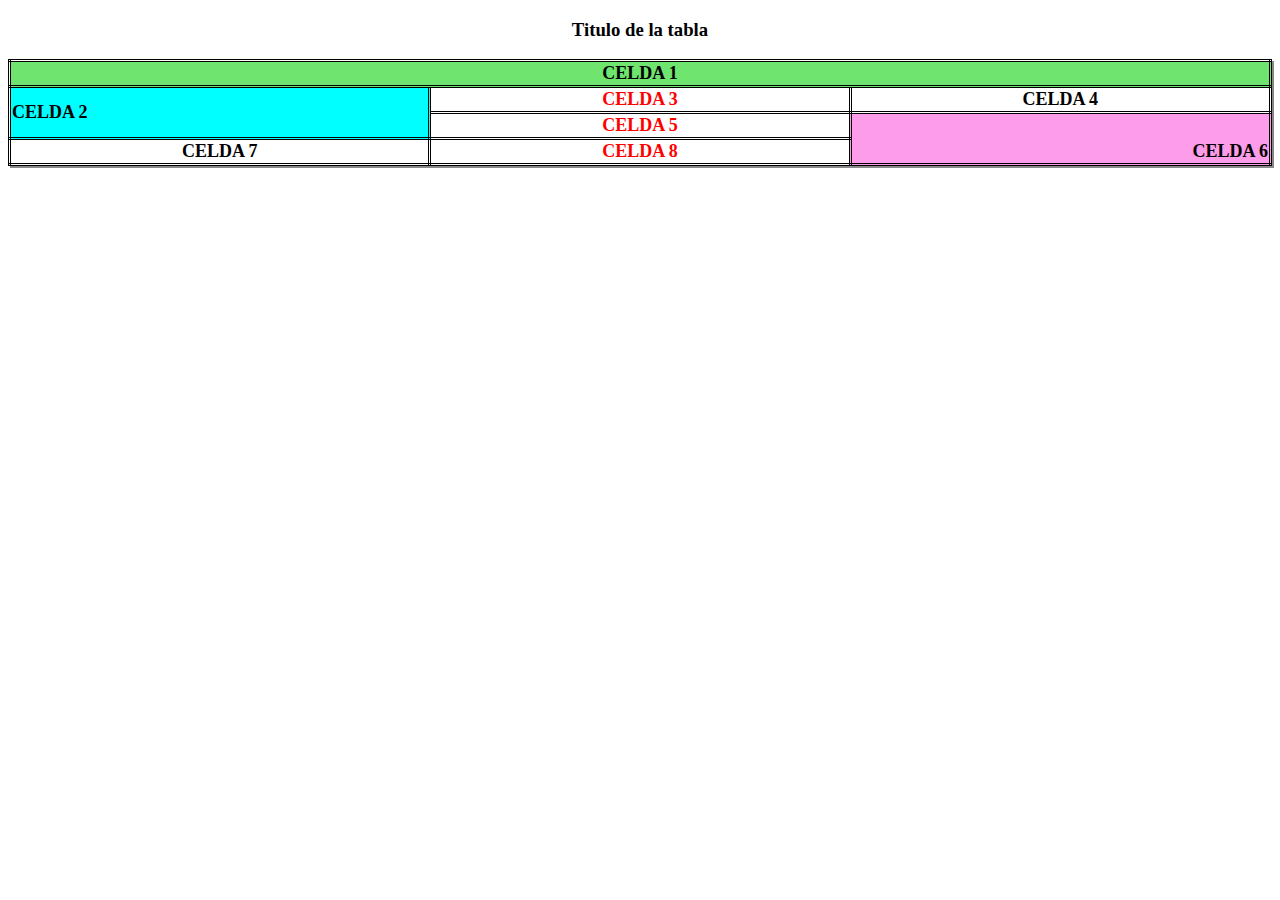
<file: Ej13/index.html>
<!DOCTYPE html>
<html lang="es">
    <head>
        <meta charset="UTF-8">
        <meta name="viewport" content="width=device-width, initial-scale=1.0">
        <title>Ejercicio 13</title>
        <link rel="stylesheet" href="styles.css">
    </head>
    <body>
        <h3 id="title">Titulo de la tabla</h3>
        <table>
            <tr>
                <th colspan=3 id="th0">CELDA 1</th>
            </tr>
            <tr>
                <th ROWSPAN=2 id="th1">CELDA 2</th>
                <th><div class="clase1">CELDA 3</div></th>
                <th>CELDA 4</th>
            </tr>
            <tr>
                <th><div class="clase1">CELDA 5</div></th>
                <th ROWSPAN=2 id="th2">CELDA 6</th>
            </tr>
            <tr>
                <th>CELDA 7</th>
                <th><div class="clase1">CELDA 8</div></th>
            </tr>
        </table>
    </body>
</html>
</file>
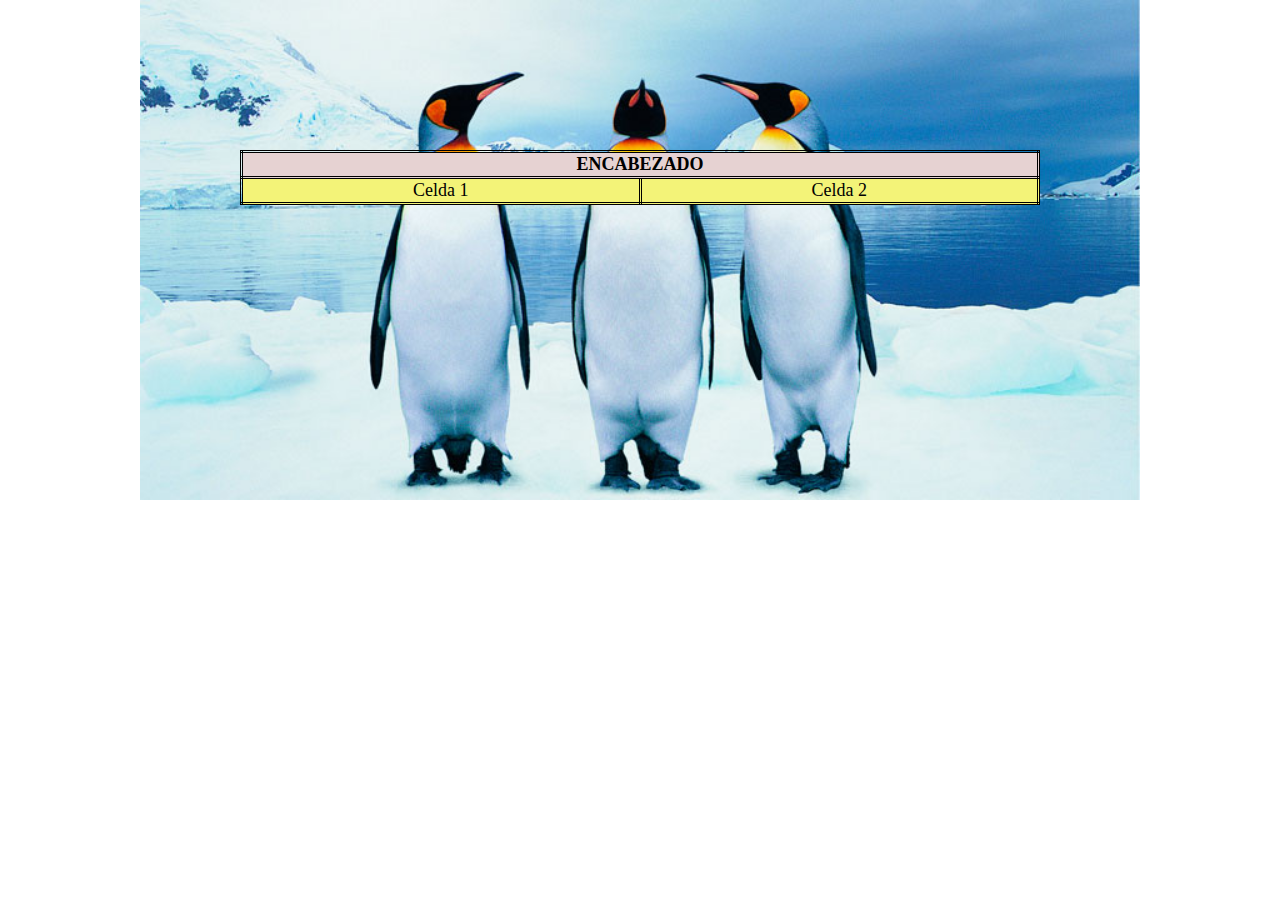
<file: Ej14/index.html>
<!DOCTYPE html>
<html lang="en">
<head>
    <meta charset="UTF-8">
    <meta http-equiv="X-UA-Compatible" content="IE=edge">
    <meta name="viewport" content="width=device-width, initial-scale=1.0">
    <title>Ejercici14</title>
    <link rel="stylesheet" href="styles.css">
</head>
<body>
    <table>
        <tr>
            <th colspan=3>ENCABEZADO</th>
        </tr>
        <tr>
            <td>Celda 1</td>
            <td>Celda 2</td>
        </tr>
    </table>
</body>
</html>
</file>
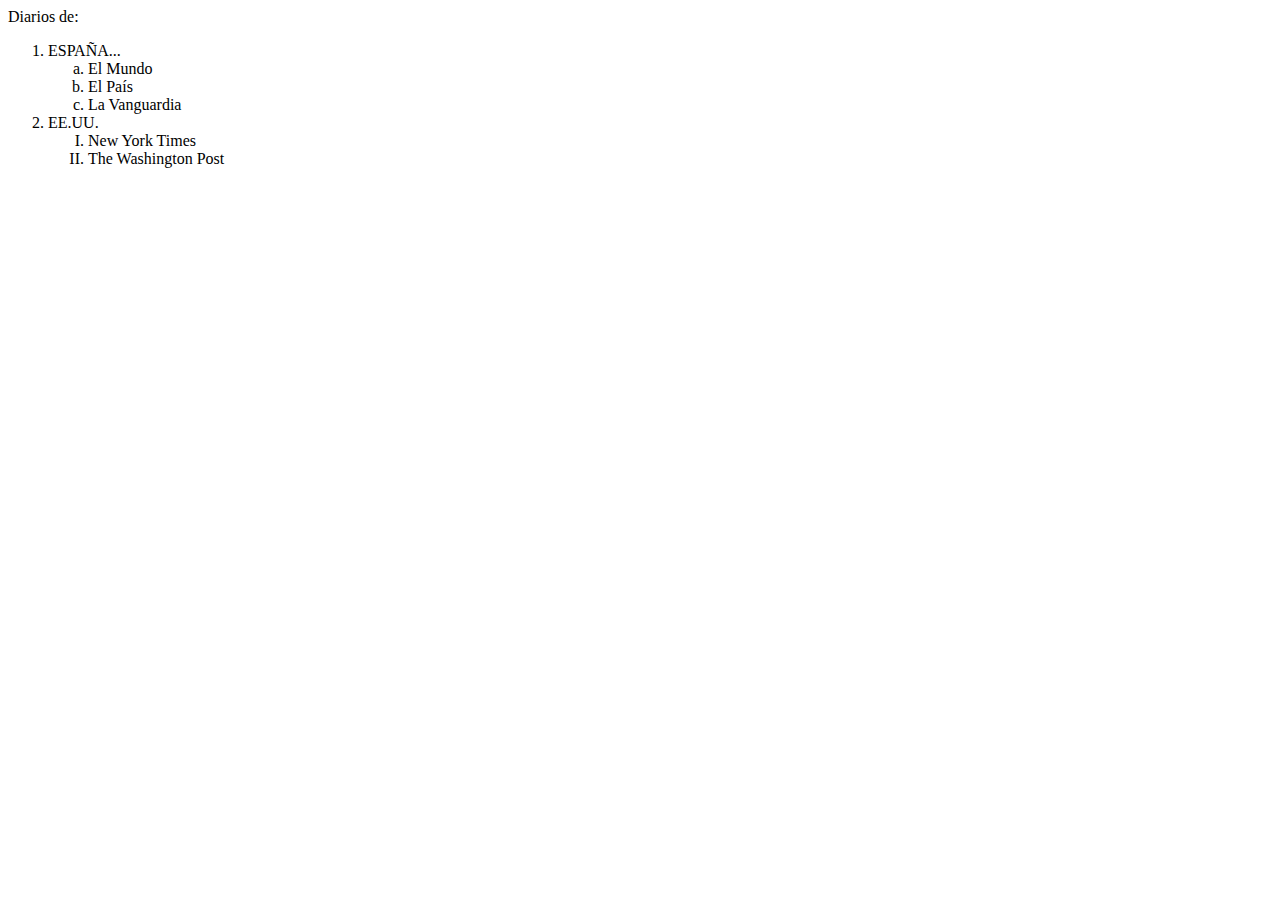
<file: Ej15/index.html>
<!DOCTYPE html>
<html lang="en">
<head>
    <meta charset="UTF-8">
    <meta http-equiv="X-UA-Compatible" content="IE=edge">
    <meta name="viewport" content="width=device-width, initial-scale=1.0">
    <link href="styles.css" rel="stylesheet" type="text/css"/>
    <title>Actividad 15</title>
</head>
<body>
    Diarios de:
    <ul>
        <div>
        <li>
            ESPAÑA...
                <ul class="españa">
                    <li>El Mundo</li>
                    <li>El País</li>
                    <li>La Vanguardia</li>
                </ul>
        </li>
        <li>
            EE.UU. 
            <ul class="eeuu">
                <li>New York Times</li>
                <li>The Washington Post</li>
            </ul>
        </li>
    </ul>
</body>
</html>
</file>
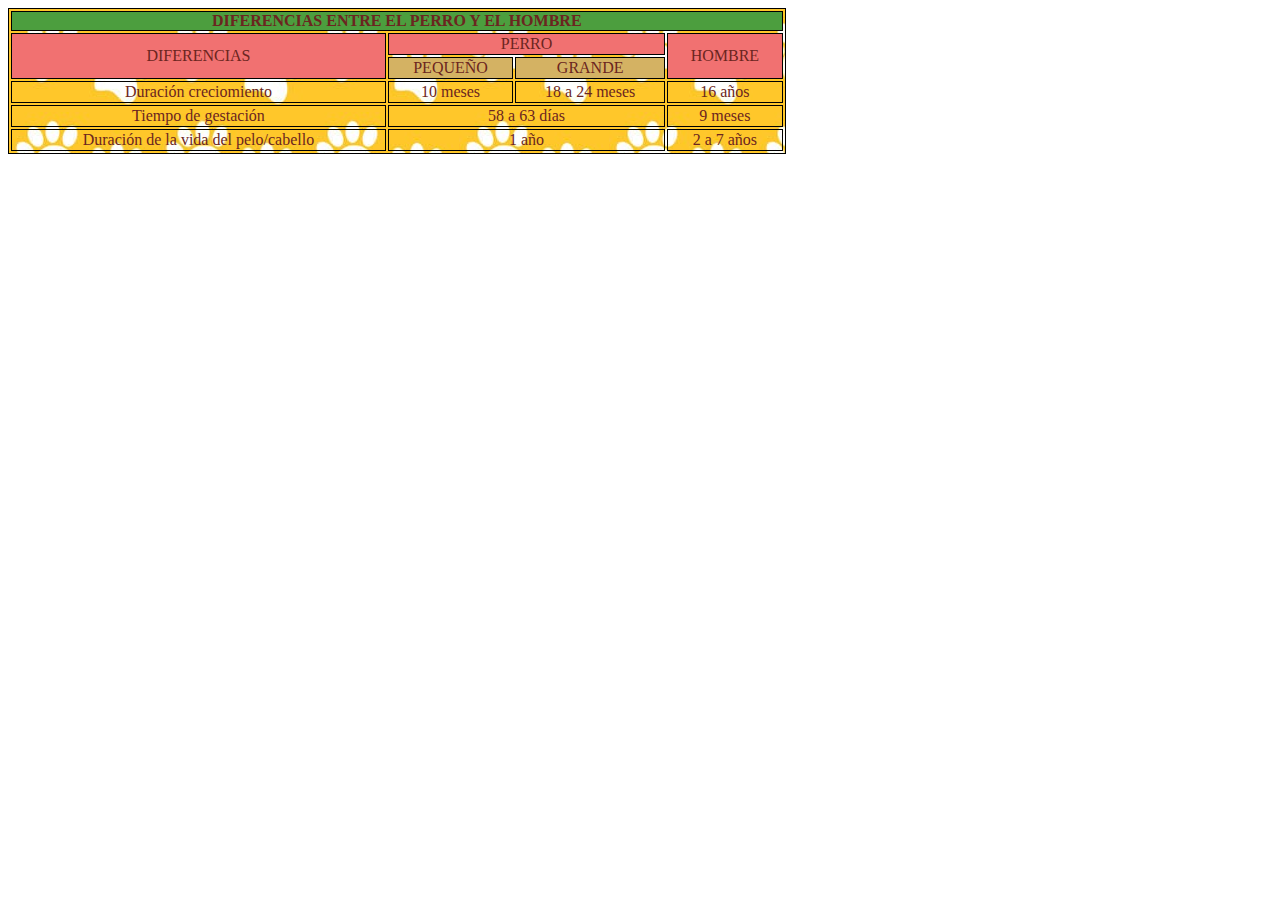
<file: Ej16/index.html>
<!DOCTYPE html>
<html lang="en">
<head>
    <meta charset="UTF-8">
    <meta http-equiv="X-UA-Compatible" content="IE=edge">
    <meta name="viewport" content="width=device-width, initial-scale=1.0">
    <link href="estilo.css" rel="stylesheet" type="text/css"/>
    <title>Ejercicio 16</title>
</head>
<body>
    <table id="pisadas">
        <tr>
            <td colspan="4" id="titulo"><b>DIFERENCIAS ENTRE EL PERRO Y EL HOMBRE</b></td>
        </tr>
        <tr id="cabeceras">
            <td rowspan="2">DIFERENCIAS</td>
            <td colspan="2">PERRO</td>
            <td rowspan="2">HOMBRE</td>
        </tr>
        <tr id="PequeñoGrande">
            <td>PEQUEÑO</td>
            <td>GRANDE</td>
        </tr>
        <tr>
            <td>Duración creciomiento</td>
            <td>10 meses</td>
            <td>18 a 24 meses</td>
            <td>16 años</td>
        </tr>
        <tr>
            <td>Tiempo de gestación</td>
            <td colspan="2">58 a 63 días</td>
            <td>9 meses</td>
        </tr>
        <tr>
            <td>Duración de la vida del pelo/cabello</td>
            <td colspan="2">1 año</td>
            <td>2 a 7 años</td>
        </tr>
    </table>
</body>
</html>
</file>
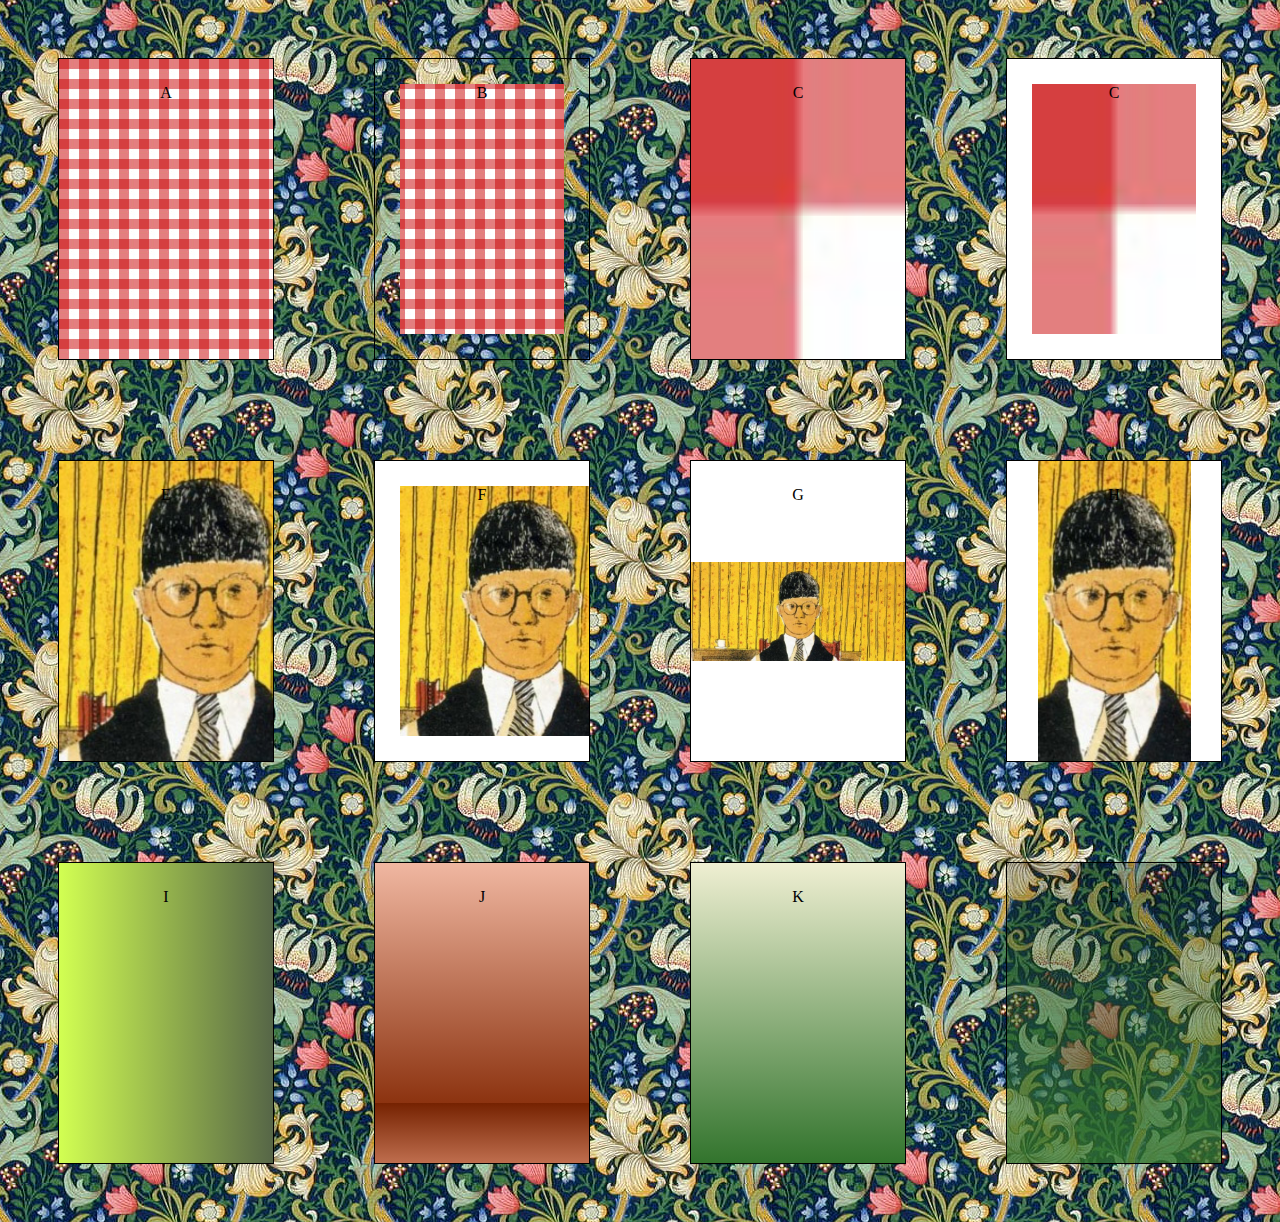
<file: Ej17/index.html>
<!DOCTYPE html>
<html lang="en">
<head>
    <meta charset="UTF-8">
    <meta http-equiv="X-UA-Compatible" content="IE=edge">
    <meta name="viewport" content="width=device-width, initial-scale=1.0">
    <title>Ejercicio 17</title>
    <link rel="stylesheet" href="estilo.css">
</head>
<body>
    <span>
        <div class="modA">A</div>
        <div class="modB">B</div>
        <div class="modC">C</div>
        <div class="modD">C</div>
    </span>
    <span>
        <div class="modE">E</div>
        <div class="modF">F</div>
        <div class="modG">G</div>
        <div class="modH">H</div>
    </span>
    <span>
        <div class="modI">I</div>
        <div class="modJ">J</div>
        <div class="modK">K</div>
        <div class="modL">L</div>
    </span>
</body>
</html>
</file>
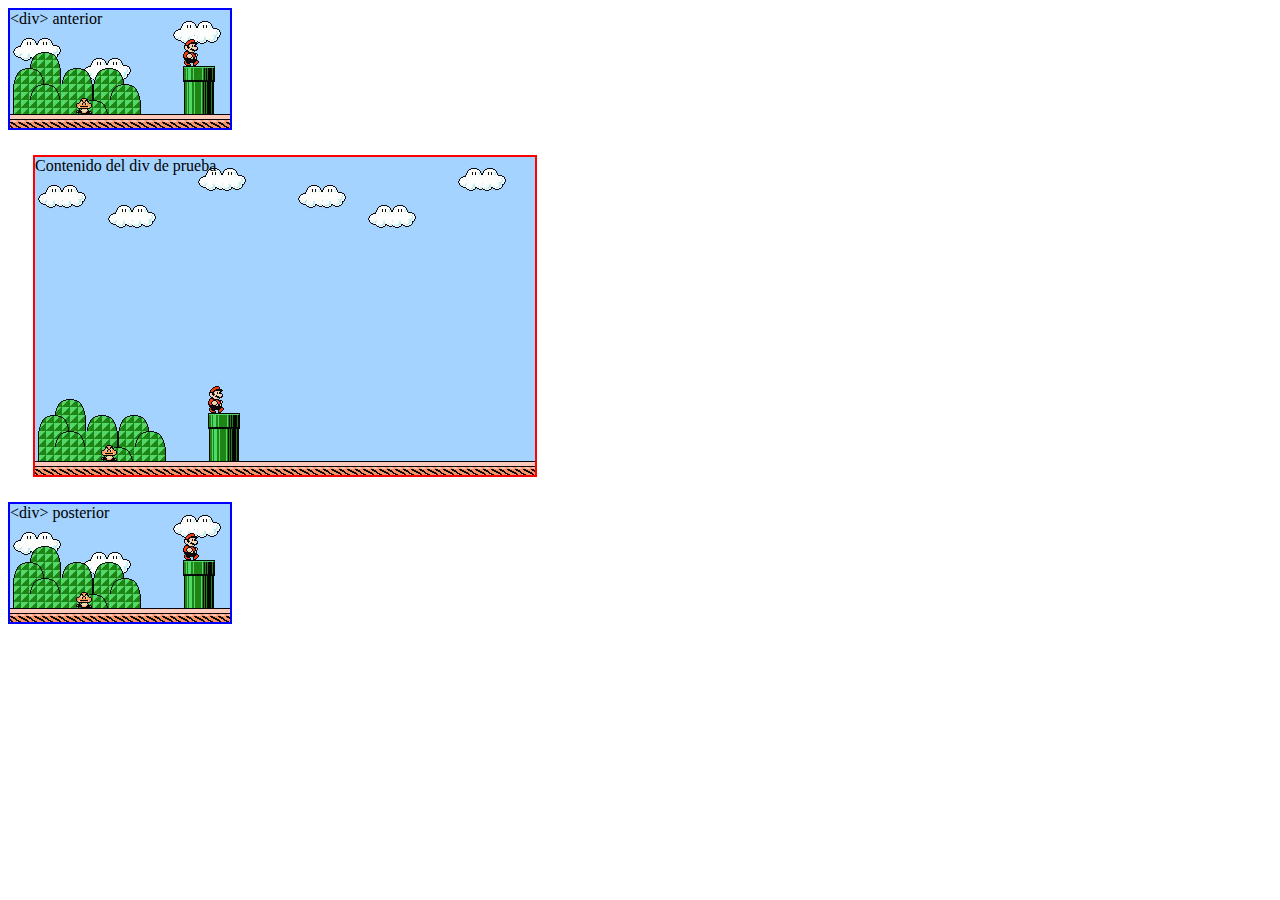
<file: Ej18/index.html>
<!DOCTYPE html>
<html lang="es">
<head>
    <meta charset="UTF-8">
    <meta name="viewport" content="width=device-width, initial-scale=1.0">
    <title>Ejercicio 18</title>
    <link rel="stylesheet" href="css/style.css">
</head>
<body>
    <div>&lt;div&gt; anterior</div>
    <div id="divEspecial">Contenido del div de prueba</div>
    <div>&lt;div&gt; posterior</div>
</body>
</html>
</file>
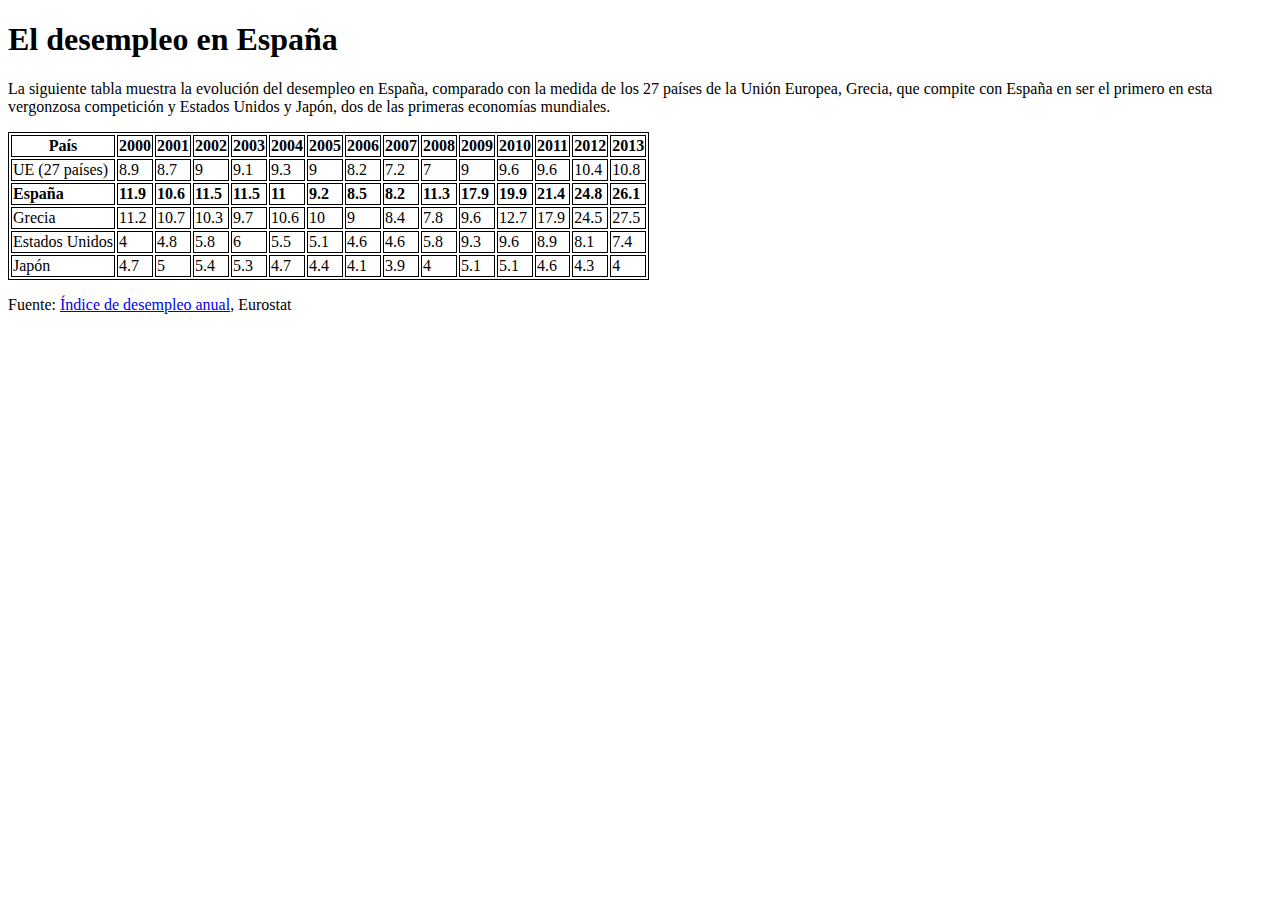
<file: Ej19/index.html>
<!DOCTYPE html>
<html lang="es">
  <head>
    <meta charset="UTF-8" />
    <meta name="viewport" content="width=device-width, initial-scale=1.0" />
    <title>Ej19</title>
    <style>
      table,
      th,
      td {
        border: solid black 1px;
      }
      #esp {
        font-weight: bold;
      }
    </style>
  </head>
  <body>
    <h1>El desempleo en España</h1>
    <p>
      La siguiente tabla muestra la evolución del desempleo en España, comparado
      con la medida de los 27 países de la Unión Europea, Grecia, que compite
      con España en ser el primero en esta vergonzosa competición y Estados
      Unidos y Japón, dos de las primeras economías mundiales.
    </p>
    <table>
      <thead>
        <tr>
          <th>País</th>
          <th>2000</th>
          <th>2001</th>
          <th>2002</th>
          <th>2003</th>
          <th>2004</th>
          <th>2005</th>
          <th>2006</th>
          <th>2007</th>
          <th>2008</th>
          <th>2009</th>
          <th>2010</th>
          <th>2011</th>
          <th>2012</th>
          <th>2013</th>
        </tr>
        <tr>
          <td>UE (27 países)</td>
          <td>8.9</td>
          <td>8.7</td>
          <td>9</td>
          <td>9.1</td>
          <td>9.3</td>
          <td>9</td>
          <td>8.2</td>
          <td>7.2</td>
          <td>7</td>
          <td>9</td>
          <td>9.6</td>
          <td>9.6</td>
          <td>10.4</td>
          <td>10.8</td>
        </tr>
        <tr id="esp">
          <td>España</td>
          <td>11.9</td>
          <td>10.6</td>
          <td>11.5</td>
          <td>11.5</td>
          <td>11</td>
          <td>9.2</td>
          <td>8.5</td>
          <td>8.2</td>
          <td>11.3</td>
          <td>17.9</td>
          <td>19.9</td>
          <td>21.4</td>
          <td>24.8</td>
          <td>26.1</td>
        </tr>
        <tr>
          <td>Grecia</td>
          <td>11.2</td>
          <td>10.7</td>
          <td>10.3</td>
          <td>9.7</td>
          <td>10.6</td>
          <td>10</td>
          <td>9</td>
          <td>8.4</td>
          <td>7.8</td>
          <td>9.6</td>
          <td>12.7</td>
          <td>17.9</td>
          <td>24.5</td>
          <td>27.5</td>
        </tr>
        <tr>
          <td>Estados Unidos</td>
          <td>4</td>
          <td>4.8</td>
          <td>5.8</td>
          <td>6</td>
          <td>5.5</td>
          <td>5.1</td>
          <td>4.6</td>
          <td>4.6</td>
          <td>5.8</td>
          <td>9.3</td>
          <td>9.6</td>
          <td>8.9</td>
          <td>8.1</td>
          <td>7.4</td>
        </tr>
        <tr>
          <td>Japón</td>
          <td>4.7</td>
          <td>5</td>
          <td>5.4</td>
          <td>5.3</td>
          <td>4.7</td>
          <td>4.4</td>
          <td>4.1</td>
          <td>3.9</td>
          <td>4</td>
          <td>5.1</td>
          <td>5.1</td>
          <td>4.6</td>
          <td>4.3</td>
          <td>4</td>
        </tr>
      </thead>
    </table>
    <p>Fuente: <a href="#">Índice de desempleo anual</a>, Eurostat</p>
  </body>
</html>
</file>
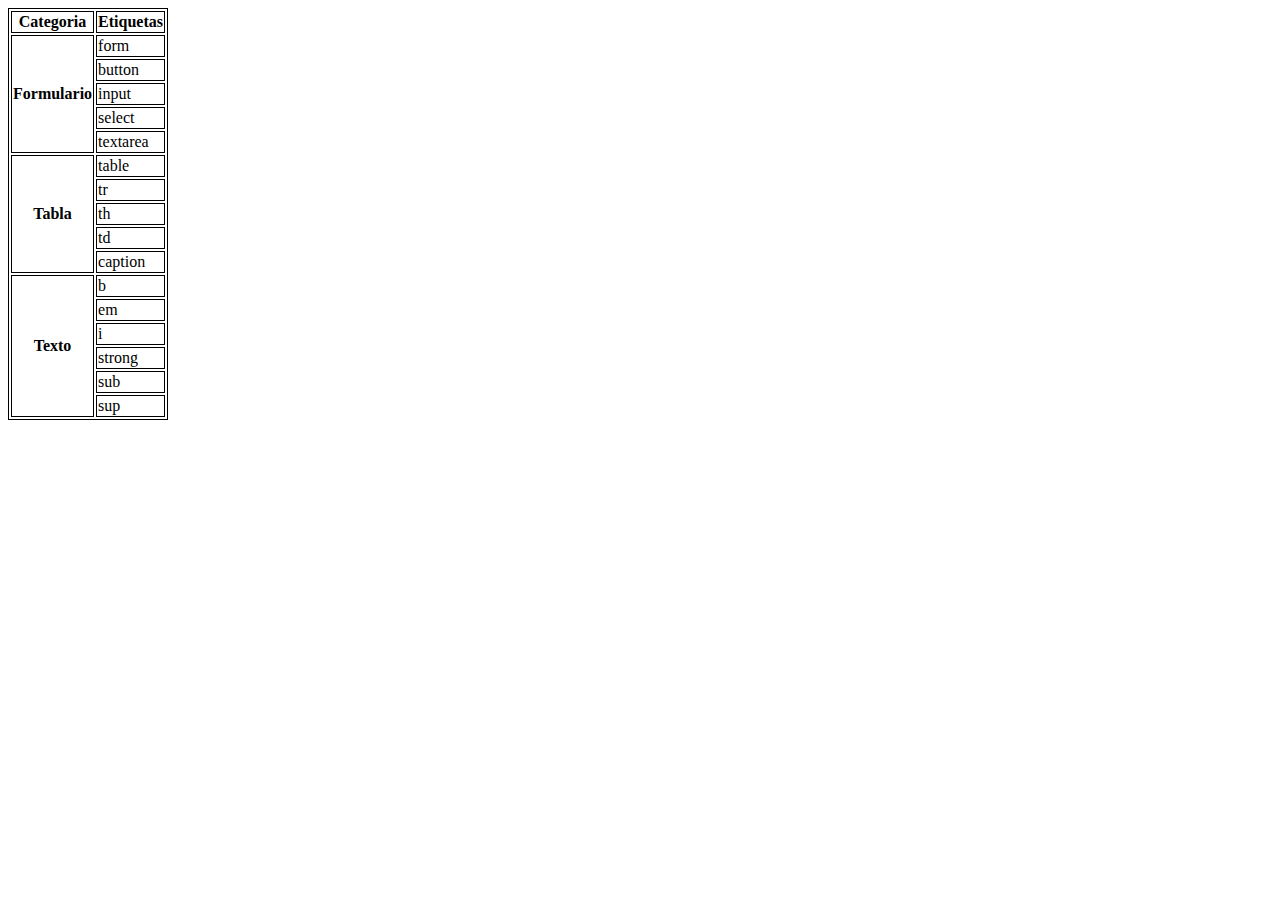
<file: Ej20/index.html>
<!DOCTYPE html>
<html lang="es">
  <head>
    <meta charset="UTF-8" />
    <meta name="viewport" content="width=device-width, initial-scale=1.0" />
    <title>Ej20</title>
    <style>
      table,
      th,
      td {
        border: solid black 1px;
      }
    </style>
  </head>
  <body>
    <table>
      <thead>
        <tr>
          <th>Categoria</th>
          <th>Etiquetas</th>
        </tr>
      </thead>
      <tbody>
        <tr>
          <th rowspan="5">Formulario</th>
          <td>form</td>
        </tr>
        <tr>
          <td>button</td>
        </tr>
        <tr>
          <td>input</td>
        </tr>
        <tr>
          <td>select</td>
        </tr>
        <tr>
          <td>textarea</td>
        </tr>
        <tr>
          <th rowspan="5">Tabla</th>
          <td>table</td>
        </tr>
        <tr>
          <td>tr</td>
        </tr>
        <tr>
          <td>th</td>
        </tr>
        <tr>
          <td>td</td>
        </tr>
        <tr>
          <td>caption</td>
        </tr>
        <tr>
          <th rowspan="6">Texto</th>
          <td>b</td>
        </tr>
        <tr>
          <td>em</td>
        </tr>
        <tr>
          <td>i</td>
        </tr>
        <tr>
          <td>strong</td>
        </tr>
        <tr>
          <td>sub</td>
        </tr>
        <tr>
          <td>sup</td>
        </tr>
      </tbody>
    </table>
  </body>
</html>
</file>
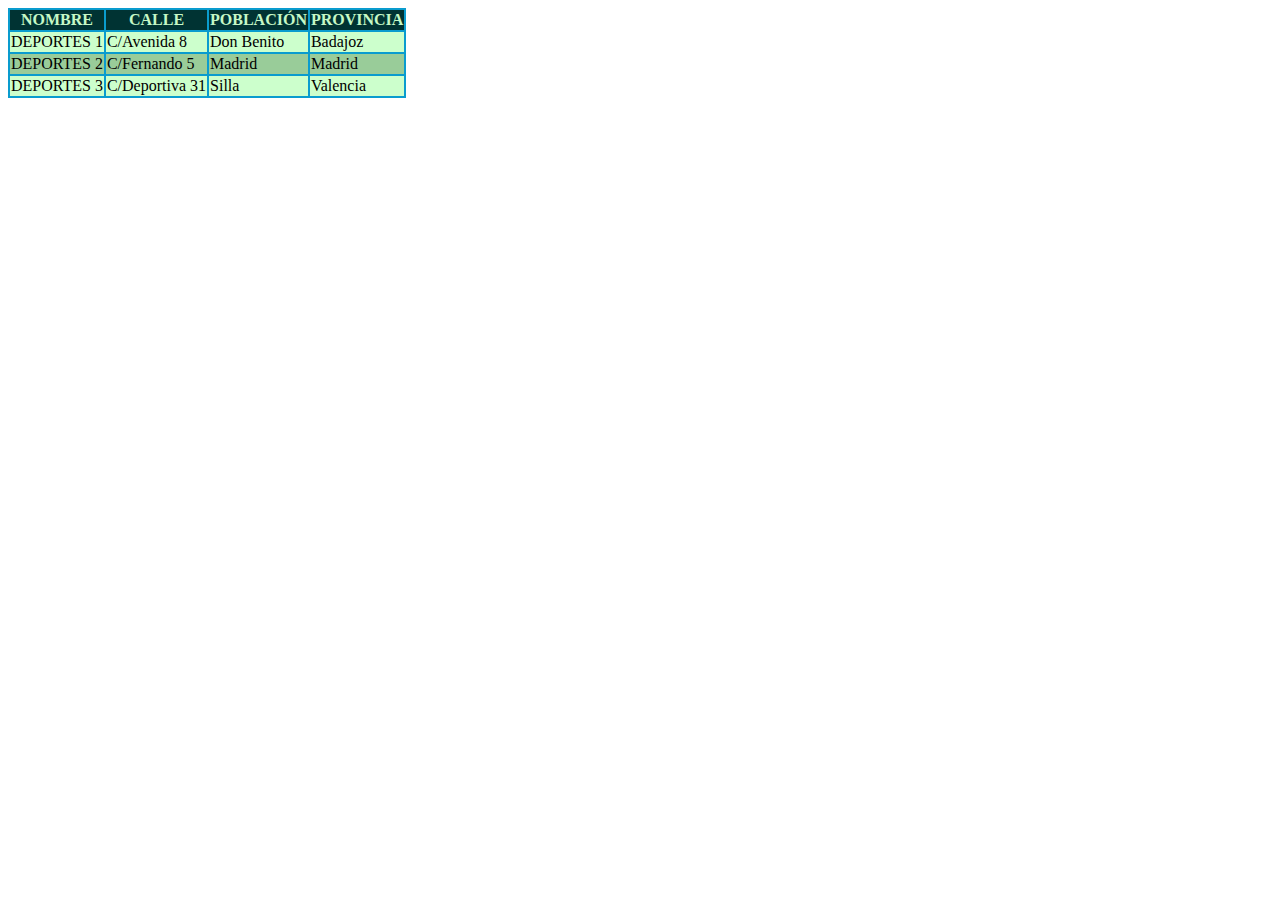
<file: Ej11/donde.html>
<!DOCTYPE html>
<html lang="en">
<head>
    <meta charset="UTF-8">
    <meta http-equiv="X-UA-Compatible" content="IE=edge">
    <meta name="viewport" content="width=device-width, initial-scale=1.0">
    <link href="styles.css" rel="stylesheet" type="text/css"/>
    <title>Ejercicio 1</title>
</head>
<body>
    <table>
        <tr>
            <th>NOMBRE</th>
            <th>CALLE</th>
            <th>POBLACIÓN</th>
            <th>PROVINCIA</th>
        </tr>
        <tr>
            <td>DEPORTES 1</td>
            <td>C/Avenida 8</td>
            <td>Don Benito</td>
            <td>Badajoz</td>
        </tr>
        <tr>
            <td class="oscuro">DEPORTES 2</td>
            <td class="oscuro">C/Fernando 5</td>
            <td class="oscuro">Madrid</td>
            <td class="oscuro">Madrid</td>
        </tr>
        <tr>
            <td>DEPORTES 3</td>
            <td>C/Deportiva 31</td>
            <td>Silla</td>
            <td>Valencia</td>
        </tr>
    </table>
</body>
</html>
</file>
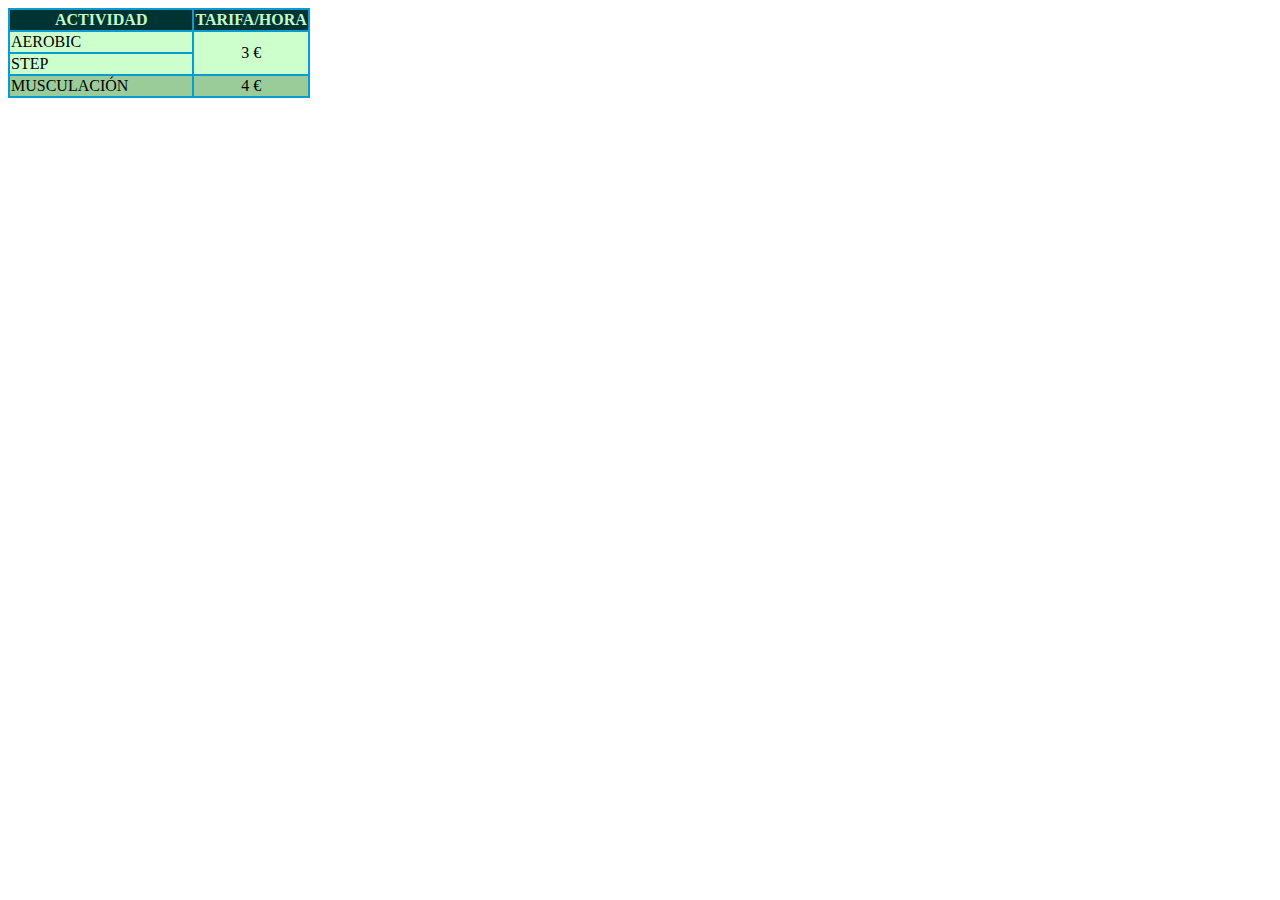
<file: Ej12/instalaciones.html>
<!DOCTYPE html>
<html lang="en">
<head>
    <meta charset="UTF-8">
    <meta http-equiv="X-UA-Compatible" content="IE=edge">
    <meta name="viewport" content="width=device-width, initial-scale=1.0">
    <link href="styles.css" rel="stylesheet" type="text/css"/>
    <title>Ejercicio 2</title>
</head>
<body>
    <table>
        <tr>
            <th id="ancho">ACTIVIDAD</th>
            <th>TARIFA/HORA</th>
        </tr>
        <tr>
            <td>AEROBIC</td>
            <td rowspan="2"  class="centrado">3 €</td>
        </tr>
        <tr>
            <td>STEP</td>
        </tr>
        <tr>
            <td class="oscuro">MUSCULACIÓN</td>
            <td class="oscuro centrado">4 €</td>
        </tr>
    </table>
</body>
</html>
</file>
<file: Ej13/styles.css>
#title {
    text-align: center;
}
table {
    width: 100%;
    border-collapse: collapse;
    border-style: double;
    box-shadow: 2px 2px #888888;
}

th {
    border-collapse: collapse;
    border-style: double;
    font-size: large;
    text-align: center;
}

#th0 {
    background-color: rgb(111, 228, 111);
}

#th1 {
    background-color: cyan;
    text-align: left;
}

#th2 {
    background-color: rgb(253, 156, 232);
    text-align: right;
    vertical-align: bottom;
}

.clase1{
    color: red;
}
</file>
<file: Ej14/styles.css>
body {
    background-image: url("pinguino-rey.jpg");
    background-repeat: no-repeat;
    margin: 0 auto;
    width: 800px;
    height: 500px;
    background-size: contain;
    background-position: center;
    position: relative;
    top: 150px;
}

table {
    
    position: static;
    width: 100%;
    border-collapse: collapse;
}

tr, td, th {
    border-collapse: collapse;
    border-style: double;
    font-size: large;
    text-align: center;
}

th {
    background-color: rgb(230, 210, 210);
}

td {
    background-color: rgb(243, 243, 120);
}
</file>
<file: Ej15/styles.css>
ul {
    list-style-type: decimal;
}

.españa {
    list-style-type: lower-alpha;
}

.eeuu{
    list-style-type: upper-roman;
}
</file>
<file: Ej16/estilo.css>
table, th, td{
    border: 1px solid black;
    text-align: center;
    color: #6b2520;
}
#titulo{
    background-color: #4c9e3e;
    padding: 0 200px;
}
#cabeceras{
    background-color: #f17171;
}
#PequeñoGrande{
    background-color: #d4b263;
}
#pisadas{
    background-image: url(pisadasPerro.jpg);
}
</file>
<file: Ej17/estilo.css>
body {
  background-image: url(images/ac.jpg);
}
.modA {
  background-image: url(images/back_mantel.jpg);
}
.modB {
  background-image: url(images/back_mantel.jpg);
  background-clip: content-box;
}
.modC {
  background-image: url(images/back_mantel.jpg);
  background-size: 100% 100%;
}
.modD {
  background-image: url(images/back_mantel.jpg);
  background-repeat: no-repeat;
  background-size: 100% 100%;
  background-origin: content-box;
  background-color: white;
}
.modE {
  background-image: url(images/dh.jpg);
  background-repeat: no-repeat;
  background-size: cover;
}
.modF {
  background-image: url(images/dh.jpg);
  background-repeat: no-repeat;
  background-size: cover;
  background-origin: content-box;
  background-color: white;
}
.modG {
  background-image: url(images/dh_2.jpg);
  background-repeat: no-repeat;
  background-size: contain;
  background-position: center;
  background-color: white;
}
.modH {
  background-image: url(images/dh_3.jpg);
  background-repeat: no-repeat;
  background-size: contain;
  background-position: center;
  background-color: white;
}
.modI {
    background: linear-gradient(to right, #d2ff52 0%, #566647 100%); 
} 
.modJ {
    background: linear-gradient(to bottom, rgba(240,183,161,1) 0%,rgba(140,51,16,1) 80%,rgba(117,34,1,1) 51%,rgba(191,110,78,1) 100%);
}
.modK {
    background: linear-gradient(to top, rgba(50,116,45,1) 0%, rgba(239,239,210,1) 100%); 
} 
.modL {
    background: linear-gradient(to top, rgba(50, 116, 45, 0.781) 0%, rgba(0, 0, 0, 0.192) 100%);
}

span
{
  display: flex;
  flex-direction: row;
  flex-wrap: nowrap;
  justify-content: space-around;
  width: 100%;
}

div
{
  text-align: center;
  padding: 25px;
  width: 250px;
  height: 250px;
  margin: 50px;
  border: solid black 1px;
}
</file>
<file: Ej18/css/style.css>
div {
  padding: 0 120px 100px 0;
  border: solid blue 2px;
  width: auto;
  width: 100px;
  background-color: #a4d3ff !important;
  background: url(../img/f01.png) left bottom repeat-x,
    url(../img/f02.png) left bottom no-repeat,
    url(../img/f03.png) left top repeat-x;
}
#divEspecial {
  padding: 0 300px 300px 0;
  margin: 25px;
  border: solid red 2px;
  width: 200px;
}
</file>
<file: Ej11/styles.css>
table{
    background-color: #0a9cce;
    border: #0a9cce;
}

th {
    background-color: #003333;
    color: #c5f8c6;
}

td {
    background-color: #ccffcc;
}

.oscuro {
    background-color: #99cc99 !important;
}
</file>
<file: Ej12/styles.css>
table{
    background-color: #0a9cce;
}

th {
    background-color: #003333;
    color: #c5f8c6;
}

td {
    background-color: #ccffcc;
}

.oscuro {
    background-color: #99cc99 !important;
}

.centrado {
    text-align: center;
}

#ancho {
    padding: 0 45px;
}
</file>
